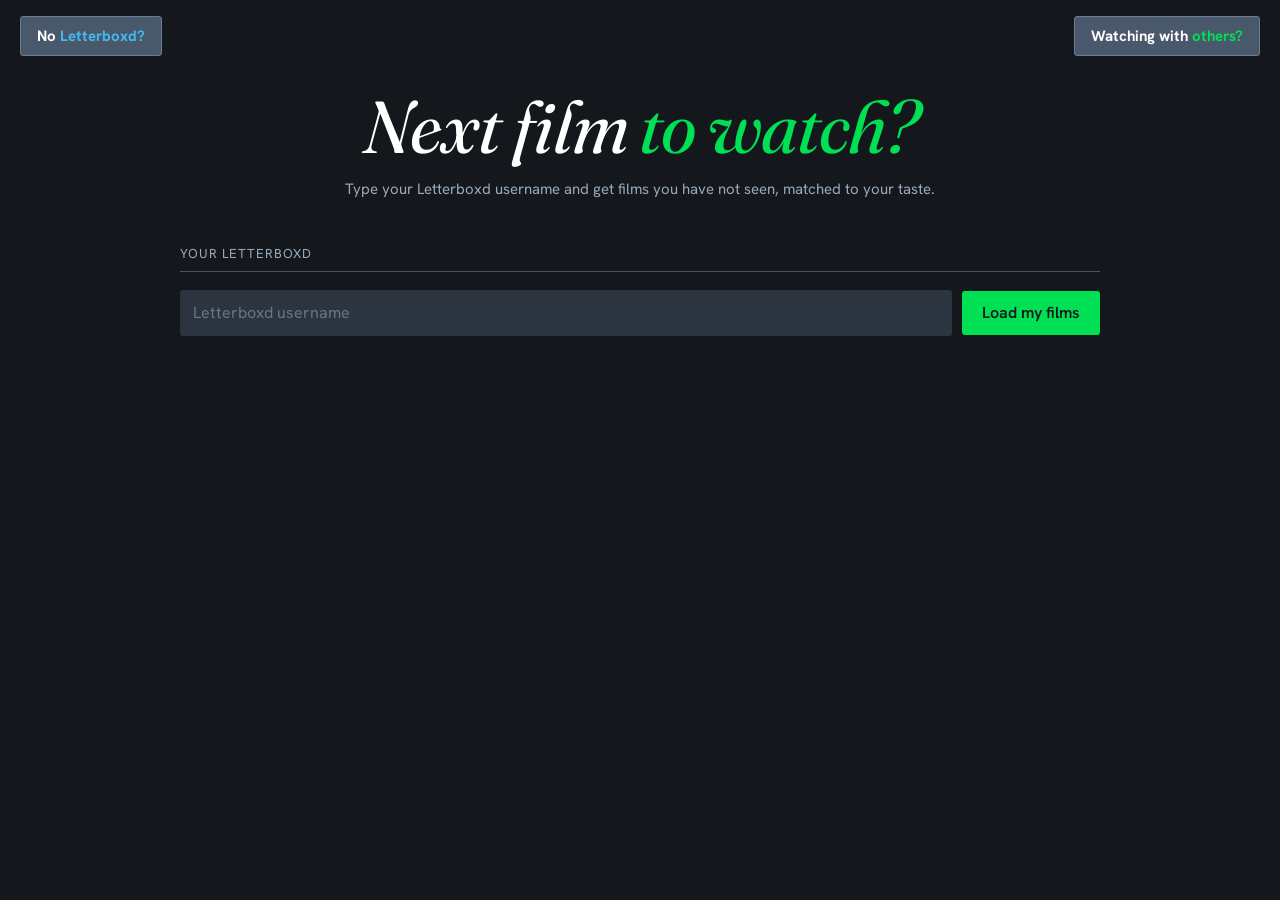
<file: index.html>
<!DOCTYPE html>
<html lang="en"><head>
<meta charset="utf-8">
<meta name="viewport" content="width=device-width,initial-scale=1">
<title>Next film to watch?</title>
<link rel="preconnect" href="https://fonts.googleapis.com">
<link rel="preconnect" href="https://fonts.gstatic.com" crossorigin="">
<link href="https://fonts.googleapis.com/css2?family=Fraunces:ital,opsz,wght@0,9..144,400;1,9..144,400;1,9..144,600&amp;family=Hanken+Grotesk:wght@400;500;600&amp;family=Newsreader:opsz,wght@6..72,400;6..72,600&amp;display=swap" rel="stylesheet">
<link rel="stylesheet" href="web.css?v=10">
</head>
<body>
<div class="wrap">
  <header>
    <a class="topbtn leftbtn" href="nolb.html">No <span class="bl">Letterboxd?</span></a><a class="topbtn" href="together.html">Watching with <span class="gr">others?</span></a>
    <h1>Next film <span>to watch?</span></h1>
    <p class="lede">Type your Letterboxd username and get films you have not seen, matched to your taste.</p>
  </header>

  <section class="panel">
    <h2>Your Letterboxd</h2>
    <div class="row">
      <input type="text" id="user" placeholder="Letterboxd username" autocomplete="off" spellcheck="false">
      <button id="load">Load my films</button>
    </div>
    <div class="status" id="loadStatus"></div>
    <p class="welcome" id="welcome" hidden=""></p>
    <div class="stats" id="stats"></div>
    
  </section>

  <section class="panel" id="favPanel" hidden="">
    <div class="row between"><h2>Favourite films</h2><span class="hint">Click one to find films you haven't seen that feel similar</span></div>
    <div class="favgrid" id="favs"></div>
    <div id="fsBox" hidden=""><div class="label" id="fsTitle"></div><ol class="recs" id="fsRecs"></ol></div>
  </section>

  <section class="panel" id="recentPanel" hidden="">
    <div class="row between"><h2>Last 20 watched</h2><span class="rh"><span class="hint">Scroll and click on one film to find similar ones</span><span class="sb"><button type="button" class="ghost scrollbtn" data-dir="-1" aria-label="Scroll left">‹</button><button type="button" class="ghost scrollbtn" data-dir="1" aria-label="Scroll right">›</button></span></span></div>
    <div class="recent" id="recent"></div>
    <div id="simBox" hidden=""><div class="label" id="simTitle"></div><ol class="recs" id="simRecs"></ol></div>
  </section>

  <section class="panel" id="askPanel" hidden=""><h2>What do you want to watch?</h2>
    <div class="persbar"><button type="button" class="persbtn" id="persToggle" aria-expanded="false">Personalise your recommendation list</button></div><div id="persBox" hidden=""><div class="incrow"><button type="button" class="incbtn" data-sec="secDesc">Include description</button><button type="button" class="incbtn" data-sec="secFilt">Include filters</button><button type="button" class="incbtn" data-sec="secLists">Include movies from Letterboxd lists</button></div><div class="incsec" id="secDesc" hidden=""><div class="sechead"><span class="sectitle">Description</span><button type="button" class="secx" data-sec="secDesc" aria-label="Remove">✕</button></div><textarea id="extra" rows="3" placeholder="Describe it in your own words, whatever is in your head"></textarea><p class="hint">I pick up keywords in your description, like horror, comedy, sci-fi, thriller, romance, war, 70s or 90s.</p></div><div class="incsec" id="secFilt" hidden=""><div class="sechead"><span class="sectitle">Filters</span><button type="button" class="secx" data-sec="secFilt" aria-label="Remove">✕</button></div><div class="row">
      <input type="text" id="similar" placeholder="Similar to this film… (type a title)" autocomplete="off">
      <select id="len" aria-label="Runtime">
        <option value="100">Up to 1h 40</option>
        <option value="120">Up to 2h</option>
        <option value="150">Up to 2h 30</option>
        <option value="0" selected="">Any length</option>
      </select>
    </div><div class="row">
      <input type="text" id="director" placeholder="By this director… (type a name)" autocomplete="off">
      <select id="decade" aria-label="Decade"><option value="0" selected="">Any decade</option><option value="-1">Before 1920</option><option value="1920">1920s</option><option value="1930">1930s</option><option value="1940">1940s</option><option value="1950">1950s</option><option value="1960">1960s</option><option value="1970">1970s</option><option value="1980">1980s</option><option value="1990">1990s</option><option value="2000">2000s</option><option value="2010">2010s</option><option value="2020">2020s</option></select>
    </div><div>
      <div class="label">Pick one or more</div>
      <div class="moods" id="moods"><div class="moodrow"><button type="button" class="mood" data-p="1001 Movies You Must See Before You Die">1001 Movies You Must See Before You Die</button><button type="button" class="mood" data-p="The Ultimate Film Studies">The Ultimate Film Studies</button><button type="button" class="mood" data-p="Beautiful cinematography">Beautiful cinematography</button><button type="button" class="mood" data-p="Award winning">Award winning</button></div><div class="moodrow"><button type="button" class="mood" data-p="Drama">Drama</button><button type="button" class="mood" data-p="Thriller">Thriller</button><button type="button" class="mood" data-p="Horror">Horror</button><button type="button" class="mood" data-p="Gory horror">Gory horror</button><button type="button" class="mood" data-p="Comedy">Comedy</button><button type="button" class="mood" data-p="Satire">Satire</button><button type="button" class="mood" data-p="Chick flicks">Chick flicks</button><button type="button" class="mood" data-p="Sci-fi">Sci-fi</button><button type="button" class="mood" data-p="Indie">Indie</button></div><div class="moodrow"><button type="button" class="mood" data-p="A24">A24</button><button type="button" class="mood" data-p="Independent film studio">Independent film studio</button><button type="button" class="mood" data-p="Documentary">Documentary</button><button type="button" class="mood" data-p="3.5★+">3.5★+</button><button type="button" class="mood" data-p="4★+">4★+</button><button type="button" class="mood" data-p="Letterboxd's Top 500 Films">Letterboxd's Top 500 Films</button><button type="button" class="mood" data-p="IMDb Top 250">IMDb Top 250</button></div></div>
    </div></div><div class="incsec" id="secLists" hidden=""><div class="sechead"><span class="sectitle">Letterboxd lists</span><button type="button" class="secx" data-sec="secLists" aria-label="Remove">✕</button></div><div>
      <div class="label">Show films included in these lists</div>
      <div class="moods" id="moods2"><div class="moodrow"><button type="button" class="mood listmood" data-p="Movies everyone should watch at least once during their lifetime" aria-pressed="false">Movies everyone should watch at least once during their lifetime</button><button type="button" class="mood listmood" data-p="Top 250 horror films" aria-pressed="false">Top 250 horror films</button><button type="button" class="mood listmood" data-p="Top 250 animated films" aria-pressed="false">Top 250 animated films</button></div><div class="moodrow"><button type="button" class="mood listmood" data-p="🏆 Oscars 2027" aria-pressed="false">🏆 Oscars 2027</button><button type="button" class="mood listmood" data-p="The Complete Criterion Collection" aria-pressed="false">The Complete Criterion Collection</button><button type="button" class="mood listmood" data-p="Solidarity Cinema Archive" aria-pressed="false">Solidarity Cinema Archive</button><button type="button" class="mood listmood" data-p="Letterboxd One Million Watched Club" aria-pressed="false">Letterboxd One Million Watched Club</button></div><div class="moodrow"><button type="button" class="mood listmood" data-p="You’re not the same person once the film has finished" aria-pressed="false">You’re not the same person once the film has finished</button><button type="button" class="mood listmood" data-p="Hopeless cinema" aria-pressed="false">Hopeless cinema</button><button type="button" class="mood listmood" data-p="For when you want to feel something" aria-pressed="false">For when you want to feel something</button><button type="button" class="mood listmood" data-p="Feeling lost" aria-pressed="false">Feeling lost</button></div><div class="moodrow"><button type="button" class="mood listmood" data-p="Comfort movies" aria-pressed="false">Comfort movies</button><button type="button" class="mood listmood" data-p="Teenage wasteland" aria-pressed="false">Teenage wasteland</button><button type="button" class="mood listmood" data-p="Cartoons are for children" aria-pressed="false">Cartoons are for children</button><button type="button" class="mood listmood" data-p="Stuff by women, about women" aria-pressed="false">Stuff by women, about women</button><button type="button" class="mood listmood" data-p="High Art Genre Movies" aria-pressed="false">High Art Genre Movies</button></div><div class="moodrow"><button type="button" class="mood listmood" data-p="Got 15 Minutes to Spare?" aria-pressed="false">Got 15 Minutes to Spare?</button><button type="button" class="mood listmood" data-p="Good Films, 90 Minutes or Less" aria-pressed="false">Good Films, 90 Minutes or Less</button><button type="button" class="mood listmood" data-p="Under 100 minutes" aria-pressed="false">Under 100 minutes</button><button type="button" class="mood listmood" data-p="Long, Weird List of Movies" aria-pressed="false">Long, Weird List of Movies</button></div></div>
    </div></div></div>
    
    
    
    
    
    
    <div class="row actions"><div class="pill"><button id="go" disabled="">Recommend films</button><span class="cap">Blue pill</span></div><span class="or">or</span><div class="pill"><button type="button" class="surprise" id="surprise">Surprise me</button><span class="cap">Red pill?</span></div><button type="button" class="mood" id="surpriseMood" data-p="Surprise me" hidden="">Surprise me</button></div>
    <div class="status" id="status"></div>
  </section>

  <section class="panel" id="out" hidden="">
    <div class="row between"><h2>Your shortlist</h2><span class="rfs"><button type="button" class="ghost rf" data-min="0" aria-pressed="true">Most similar</button><button type="button" class="ghost rf" data-min="3.5" aria-pressed="false">3.5★+</button><button type="button" class="ghost rf" data-min="4" aria-pressed="false">4★+</button></span><span><button class="ghost" id="more">Show 6 more</button> <button class="ghost" id="clear">Clear recommendations</button></span></div>
    <p class="hint" id="recNone" hidden="">No films here reach that rating. Try All.</p>
    <ol class="recs" id="recs"></ol>
  </section>
</div>
<script src="web.js?v=10"></script>


</body></html>
</file>
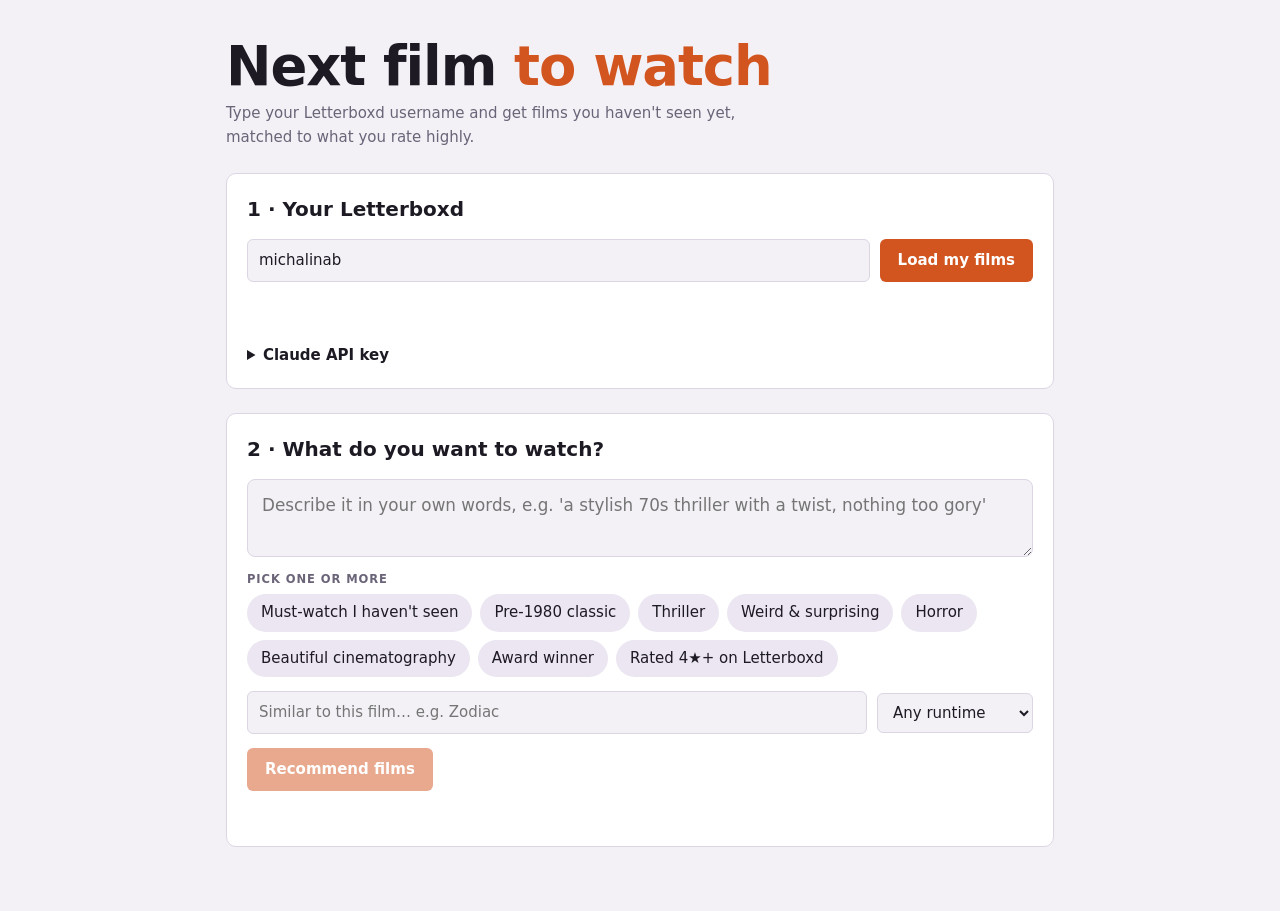
<file: app.html>
<!doctype html>
<html lang="en">
<head>
<meta charset="utf-8">
<meta name="viewport" content="width=device-width,initial-scale=1">
<title>Next film to watch</title>
<link rel="stylesheet" href="app.css">
</head>
<body>
<div class="wrap">
  <header>
    <h1>Next film <span>to watch</span></h1>
    <p class="lede">Type your Letterboxd username and get films you haven't seen yet, matched to what you rate highly.</p>
  </header>

  <section class="panel">
    <h2>1 · Your Letterboxd</h2>
    <div class="row">
      <input type="text" id="user" placeholder="Letterboxd username" value="michalinab" autocomplete="off" spellcheck="false">
      <button id="load">Load my films</button>
    </div>
    <div class="status" id="loadStatus"></div>
    <div class="stats" id="stats"></div>
    <div id="favsBox" hidden><div class="label">Your highest-rated films</div><div class="favs" id="favs"></div></div>
    <details id="keyBox">
      <summary>Claude API key <span id="keyState" class="hint"></span></summary>
      <div class="row" style="margin-top:10px">
        <input type="password" id="key" placeholder="sk-ant-…" autocomplete="off" spellcheck="false">
        <button id="saveKey" class="ghost">Save key</button>
      </div>
      <p class="hint">Create one at console.anthropic.com → API Keys. It is stored only in this browser and sent only to Anthropic.</p>
    </details>
  </section>

  <section class="panel" id="recentPanel" hidden>
    <div class="row between"><h2>Recently watched</h2><span class="hint">Click a film to find ones like it</span></div>
    <div class="recent" id="recent"></div>
    <div id="simBox" hidden><div class="label" id="simTitle"></div><ol class="recs" id="simRecs"></ol></div>
  </section>

  <section class="panel">
    <h2>2 · What do you want to watch?</h2>
    <textarea id="extra" rows="2" placeholder="Describe it in your own words, e.g. 'a stylish 70s thriller with a twist, nothing too gory'"></textarea>
    <div>
      <div class="label">Pick one or more</div>
      <div class="moods" id="moods">
        <button type="button" class="mood" data-p="a must-watch film widely considered essential that they haven't seen yet">Must-watch I haven't seen</button>
        <button type="button" class="mood" data-p="a classic released before 1980">Pre-1980 classic</button>
        <button type="button" class="mood" data-p="a thriller">Thriller</button>
        <button type="button" class="mood" data-p="something weird and surprising">Weird &amp; surprising</button>
        <button type="button" class="mood" data-p="a horror film">Horror</button>
        <button type="button" class="mood" data-p="a film celebrated for beautiful cinematography">Beautiful cinematography</button>
        <button type="button" class="mood" data-p="an award winner (Oscar, Palme d'Or, Golden Lion, Golden Bear or similar); name the award in the why">Award winner</button>
        <button type="button" class="mood" data-p="only films with a Letterboxd average rating above 4.0 out of 5">Rated 4★+ on Letterboxd</button>
      </div>
    </div>
    <div class="row">
      <input type="text" id="similar" placeholder="Similar to this film… e.g. Zodiac" autocomplete="off">
      <select id="len" aria-label="Runtime">
        <option value="any length">Any runtime</option>
        <option value="under 100 minutes">Under 100 min</option>
        <option value="under 2 hours">Under 2 hours</option>
      </select>
    </div>
    <div class="row"><button id="go" disabled>Recommend films</button></div>
    <div class="status" id="status"></div>
  </section>

  <section class="panel" id="out" hidden>
    <div class="row between"><h2>Your shortlist</h2><button class="ghost" id="more">Show 6 more</button></div>
    <ol class="recs" id="recs"></ol>
  </section>
</div>
<script src="app.js"></script>
</body>
</html>
</file>
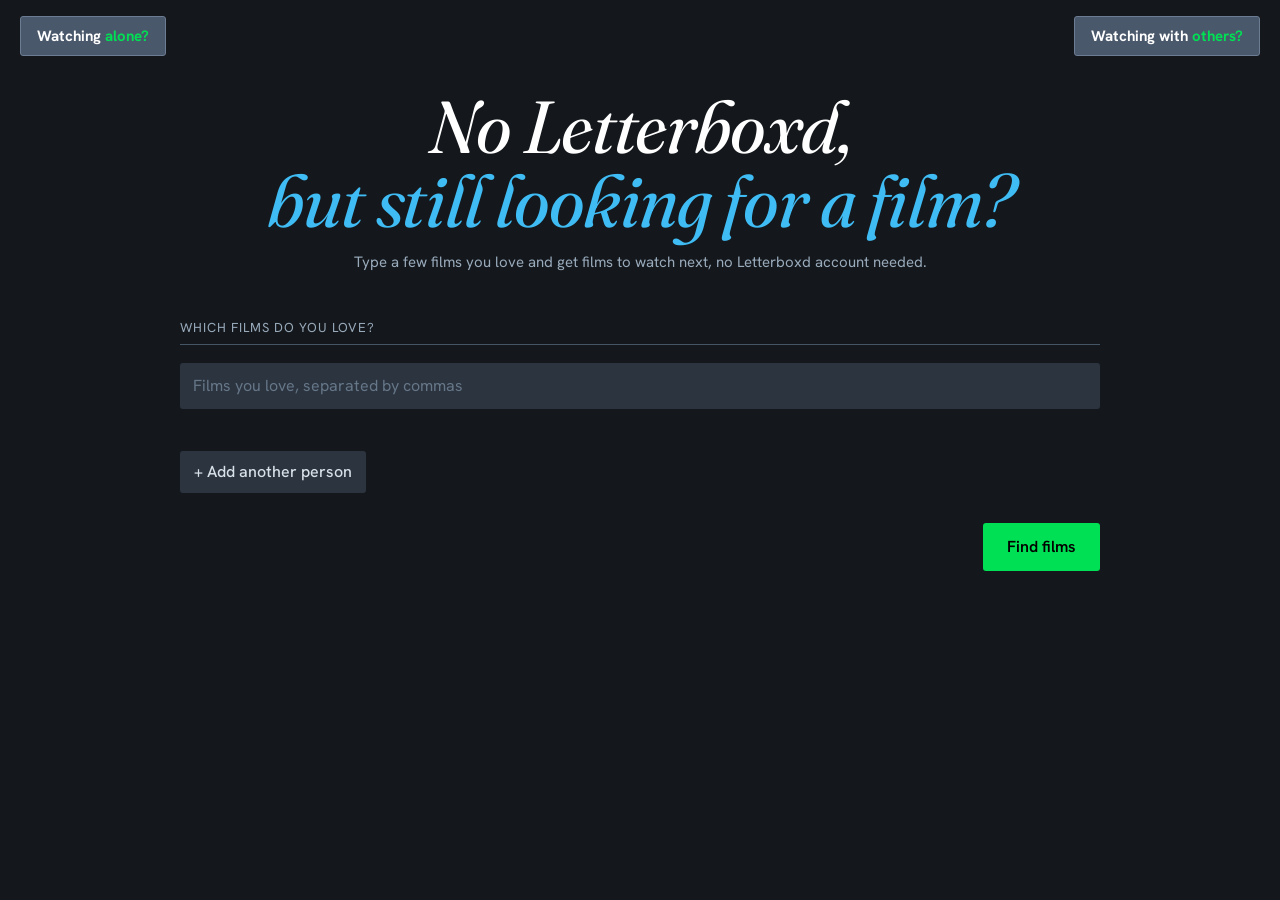
<file: nolb.html>
<!DOCTYPE html>
<html lang="en"><head>
<meta charset="utf-8">
<meta name="viewport" content="width=device-width,initial-scale=1">
<title>No Letterboxd, but still looking for a film?</title>
<link rel="preconnect" href="https://fonts.googleapis.com">
<link rel="preconnect" href="https://fonts.gstatic.com" crossorigin="">
<link href="https://fonts.googleapis.com/css2?family=Fraunces:ital,opsz,wght@0,9..144,400;1,9..144,400;1,9..144,600&amp;family=Hanken+Grotesk:wght@400;500;600&amp;family=Newsreader:opsz,wght@6..72,400;6..72,600&amp;display=swap" rel="stylesheet">
<link rel="stylesheet" href="web.css?v=10">
</head>
<body>
<div class="wrap">
  <header><a href="index.html" class="topbtn leftbtn">Watching <span class="rd">alone?</span></a><a href="together.html" class="topbtn">Watching with <span class="rd">others?</span></a>
    
    <h1>No Letterboxd,<br><span style="color: rgb(64, 188, 244);">but still looking for a film?</span></h1>
    <p class="lede">Type a few films you love and get films to watch next, no Letterboxd account needed.</p>
  </header>

  <section class="panel">
    <h2>Who is watching?</h2>
    <div id="people"></div>
    <div class="row actions2 split">
      <button type="button" class="ghost" id="addp">+ Add another person</button>
      <label class="chk" hidden=""><input type="checkbox" id="unseen" checked=""> Only films none of us has seen</label>
    </div>
    <div class="row actions2 right">
      <button type="button" class="greenbtn" id="find">Find films</button>
    </div>
    <div class="status" id="status"></div>
  </section>

  

  <div id="persWrap" hidden="" class="panel"><h2>What do you want to watch?</h2><button type="button" class="persbtn" id="pers" aria-expanded="false">Personalise your recommendation list</button><div class="perspanel" id="persPanel" hidden=""><div class="incrow"><button type="button" class="incbtn" data-sec="secDesc">Include description</button><button type="button" class="incbtn" data-sec="secFilt">Include filters</button><button type="button" class="incbtn" data-sec="secLists">Include movies from Letterboxd lists</button></div><div class="incsec" id="secDesc" hidden=""><div class="sechead"><span class="sectitle">Description</span><button type="button" class="secx" data-sec="secDesc" aria-label="Remove">✕</button></div><textarea id="extra" rows="3" placeholder="Describe it in your own words, whatever is in your head"></textarea><p class="hint">I pick up keywords in your description, like horror, comedy, sci-fi, thriller, romance, war, 70s or 90s.</p></div><div class="incsec" id="secFilt" hidden=""><div class="sechead"><span class="sectitle">Filters</span><button type="button" class="secx" data-sec="secFilt" aria-label="Remove">✕</button></div><div class="row">
      <input type="text" id="similar" placeholder="Similar to this film… (type a title)" autocomplete="off">
      <select id="len" aria-label="Runtime">
        <option value="100">Up to 1h 40</option>
        <option value="120">Up to 2h</option>
        <option value="150">Up to 2h 30</option>
        <option value="0" selected="">Any length</option>
      </select>
    </div><div class="row">
      <input type="text" id="director" placeholder="By this director… (type a name)" autocomplete="off">
      <select id="decade" aria-label="Decade"><option value="0" selected="">Any decade</option><option value="-1">Before 1920</option><option value="1920">1920s</option><option value="1930">1930s</option><option value="1940">1940s</option><option value="1950">1950s</option><option value="1960">1960s</option><option value="1970">1970s</option><option value="1980">1980s</option><option value="1990">1990s</option><option value="2000">2000s</option><option value="2010">2010s</option><option value="2020">2020s</option></select>
    </div><div>
      <div class="label">Pick one or more</div>
      <div class="moods" id="moods"><div class="moodrow"><button type="button" class="mood" data-p="1001 Movies You Must See Before You Die">1001 Movies You Must See Before You Die</button><button type="button" class="mood" data-p="The Ultimate Film Studies">The Ultimate Film Studies</button><button type="button" class="mood" data-p="Beautiful cinematography">Beautiful cinematography</button><button type="button" class="mood" data-p="Award winning">Award winning</button></div><div class="moodrow"><button type="button" class="mood" data-p="Drama">Drama</button><button type="button" class="mood" data-p="Thriller">Thriller</button><button type="button" class="mood" data-p="Horror">Horror</button><button type="button" class="mood" data-p="Gory horror">Gory horror</button><button type="button" class="mood" data-p="Comedy">Comedy</button><button type="button" class="mood" data-p="Satire">Satire</button><button type="button" class="mood" data-p="Chick flicks">Chick flicks</button><button type="button" class="mood" data-p="Sci-fi">Sci-fi</button><button type="button" class="mood" data-p="Indie">Indie</button></div><div class="moodrow"><button type="button" class="mood" data-p="A24">A24</button><button type="button" class="mood" data-p="Independent film studio">Independent film studio</button><button type="button" class="mood" data-p="Documentary">Documentary</button><button type="button" class="mood" data-p="3.5★+">3.5★+</button><button type="button" class="mood" data-p="4★+">4★+</button><button type="button" class="mood" data-p="Letterboxd's Top 500 Films">Letterboxd's Top 500 Films</button><button type="button" class="mood" data-p="IMDb Top 250">IMDb Top 250</button></div></div>
    </div></div><div class="incsec" id="secLists" hidden=""><div class="sechead"><span class="sectitle">Letterboxd lists</span><button type="button" class="secx" data-sec="secLists" aria-label="Remove">✕</button></div><div>
      <div class="label">Show films included in these lists</div>
      <div class="moods" id="moods2"><div class="moodrow"><button type="button" class="mood listmood" data-p="Movies everyone should watch at least once during their lifetime" aria-pressed="false">Movies everyone should watch at least once during their lifetime</button><button type="button" class="mood listmood" data-p="Top 250 horror films" aria-pressed="false">Top 250 horror films</button><button type="button" class="mood listmood" data-p="Top 250 animated films" aria-pressed="false">Top 250 animated films</button></div><div class="moodrow"><button type="button" class="mood listmood" data-p="🏆 Oscars 2027" aria-pressed="false">🏆 Oscars 2027</button><button type="button" class="mood listmood" data-p="The Complete Criterion Collection" aria-pressed="false">The Complete Criterion Collection</button><button type="button" class="mood listmood" data-p="Solidarity Cinema Archive" aria-pressed="false">Solidarity Cinema Archive</button><button type="button" class="mood listmood" data-p="Letterboxd One Million Watched Club" aria-pressed="false">Letterboxd One Million Watched Club</button></div><div class="moodrow"><button type="button" class="mood listmood" data-p="You’re not the same person once the film has finished" aria-pressed="false">You’re not the same person once the film has finished</button><button type="button" class="mood listmood" data-p="Hopeless cinema" aria-pressed="false">Hopeless cinema</button><button type="button" class="mood listmood" data-p="For when you want to feel something" aria-pressed="false">For when you want to feel something</button><button type="button" class="mood listmood" data-p="Feeling lost" aria-pressed="false">Feeling lost</button></div><div class="moodrow"><button type="button" class="mood listmood" data-p="Comfort movies" aria-pressed="false">Comfort movies</button><button type="button" class="mood listmood" data-p="Teenage wasteland" aria-pressed="false">Teenage wasteland</button><button type="button" class="mood listmood" data-p="Cartoons are for children" aria-pressed="false">Cartoons are for children</button><button type="button" class="mood listmood" data-p="Stuff by women, about women" aria-pressed="false">Stuff by women, about women</button><button type="button" class="mood listmood" data-p="High Art Genre Movies" aria-pressed="false">High Art Genre Movies</button></div><div class="moodrow"><button type="button" class="mood listmood" data-p="Got 15 Minutes to Spare?" aria-pressed="false">Got 15 Minutes to Spare?</button><button type="button" class="mood listmood" data-p="Good Films, 90 Minutes or Less" aria-pressed="false">Good Films, 90 Minutes or Less</button><button type="button" class="mood listmood" data-p="Under 100 minutes" aria-pressed="false">Under 100 minutes</button><button type="button" class="mood listmood" data-p="Long, Weird List of Movies" aria-pressed="false">Long, Weird List of Movies</button></div></div>
    </div></div><div class="row actions2 center"><button type="button" class="bluebtn" id="upd">Update list</button></div><div class="status" id="pstatus"></div></div></div>

  <section class="panel" id="out" hidden=""><div class="row between"><h2>Your shortlist</h2><span class="rfs"><button type="button" class="ghost rf" data-min="0" aria-pressed="true">Most similar</button><button type="button" class="ghost rf" data-min="3.5" aria-pressed="false">3.5★+</button><button type="button" class="ghost rf" data-min="4" aria-pressed="false">4★+</button></span><span><button class="ghost" id="more">Show 10 more</button> <button class="ghost" id="clear">Clear recommendations</button></span></div><p class="hint" id="recNone" hidden="">No films match that rating yet.</p><ol class="recs" id="recs"></ol></section>
</div>
<script src="nolb.js?v=10"></script>


</body></html>
</file>
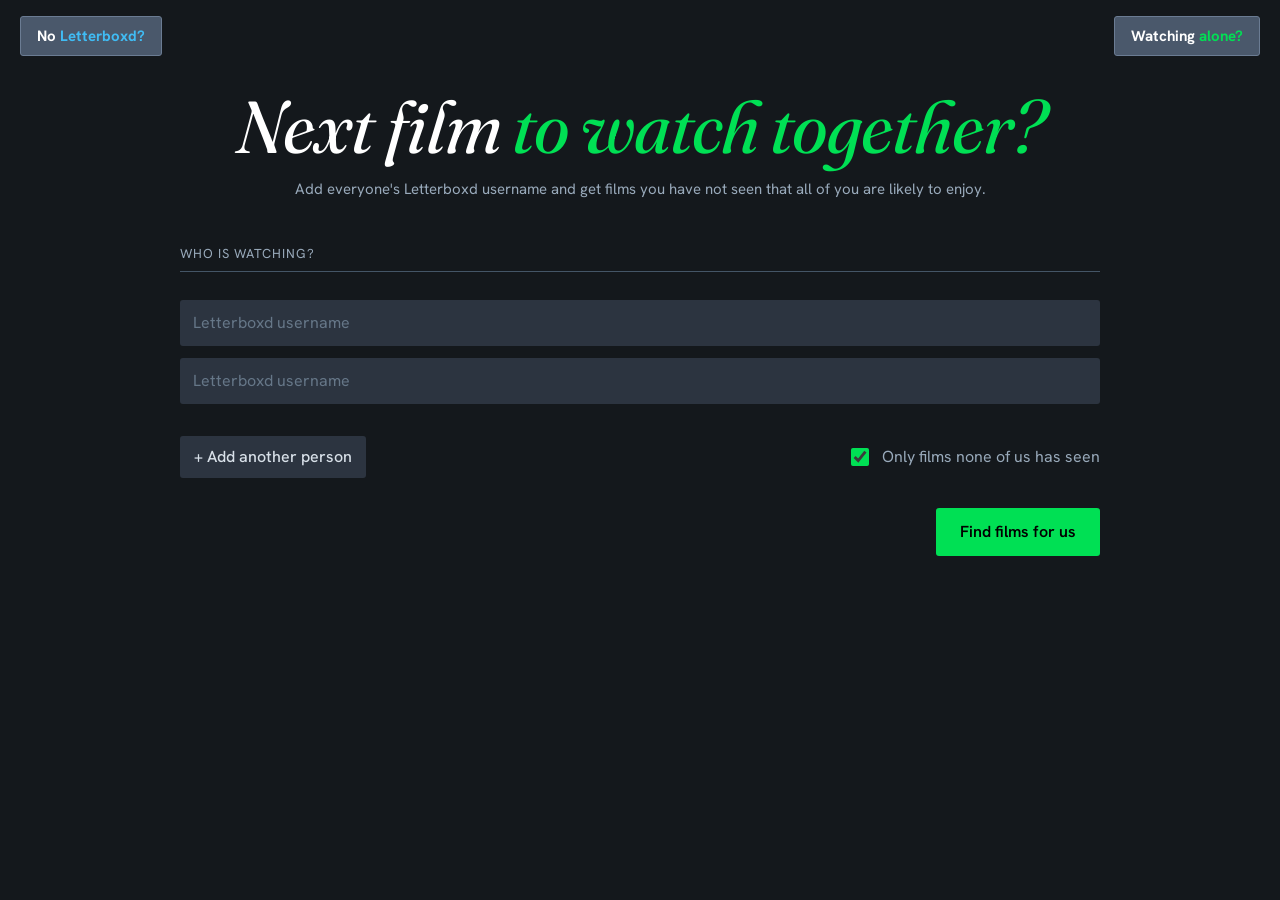
<file: together.html>
<!DOCTYPE html>
<html lang="en"><head>
<meta charset="utf-8">
<meta name="viewport" content="width=device-width,initial-scale=1">
<title>Next film to watch together?</title>
<link rel="preconnect" href="https://fonts.googleapis.com">
<link rel="preconnect" href="https://fonts.gstatic.com" crossorigin="">
<link href="https://fonts.googleapis.com/css2?family=Fraunces:ital,opsz,wght@0,9..144,400;1,9..144,400;1,9..144,600&amp;family=Hanken+Grotesk:wght@400;500;600&amp;family=Newsreader:opsz,wght@6..72,400;6..72,600&amp;display=swap" rel="stylesheet">
<link rel="stylesheet" href="web.css?v=10">
</head>
<body>
<div class="wrap">
  <header>
    <a class="topbtn leftbtn" href="nolb.html">No <span class="bl">Letterboxd?</span></a><a class="topbtn" href="index.html">Watching <span class="gr">alone?</span></a>
    <h1>Next film <span>to watch together?</span></h1>
    <p class="lede">Add everyone's Letterboxd username and get films you have not seen that all of you are likely to enjoy.</p>
  </header>

  <section class="panel">
    <h2>Who is watching?</h2>
    <div id="people"></div>
    <div class="row actions2 split">
      <button type="button" class="ghost" id="addp">+ Add another person</button>
      <label class="chk"><input type="checkbox" id="unseen" checked=""> Only films none of us has seen</label>
    </div>
    <div class="row actions2 right">
      <button type="button" class="greenbtn" id="find">Find films for us</button>
    </div>
    <div class="status" id="status"></div>
  </section>

  <section class="panel" id="statsPanel" hidden="">
    <p class="welcome" id="welcome"></p>
    <div class="stats" id="stats"></div>
  </section>

  <div id="persWrap" hidden="" class="panel"><h2>What do you want to watch?</h2><button type="button" class="persbtn" id="pers" aria-expanded="false">Personalise your recommendation list</button><div class="perspanel" id="persPanel" hidden=""><div class="incrow"><button type="button" class="incbtn" data-sec="secDesc">Include description</button><button type="button" class="incbtn" data-sec="secFilt">Include filters</button><button type="button" class="incbtn" data-sec="secLists">Include movies from Letterboxd lists</button></div><div class="incsec" id="secDesc" hidden=""><div class="sechead"><span class="sectitle">Description</span><button type="button" class="secx" data-sec="secDesc" aria-label="Remove">✕</button></div><textarea id="extra" rows="3" placeholder="Describe it in your own words, whatever is in your head"></textarea><p class="hint">I pick up keywords in your description, like horror, comedy, sci-fi, thriller, romance, war, 70s or 90s.</p></div><div class="incsec" id="secFilt" hidden=""><div class="sechead"><span class="sectitle">Filters</span><button type="button" class="secx" data-sec="secFilt" aria-label="Remove">✕</button></div><div class="row">
      <input type="text" id="similar" placeholder="Similar to this film… (type a title)" autocomplete="off">
      <select id="len" aria-label="Runtime">
        <option value="100">Up to 1h 40</option>
        <option value="120">Up to 2h</option>
        <option value="150">Up to 2h 30</option>
        <option value="0" selected="">Any length</option>
      </select>
    </div><div class="row">
      <input type="text" id="director" placeholder="By this director… (type a name)" autocomplete="off">
      <select id="decade" aria-label="Decade"><option value="0" selected="">Any decade</option><option value="-1">Before 1920</option><option value="1920">1920s</option><option value="1930">1930s</option><option value="1940">1940s</option><option value="1950">1950s</option><option value="1960">1960s</option><option value="1970">1970s</option><option value="1980">1980s</option><option value="1990">1990s</option><option value="2000">2000s</option><option value="2010">2010s</option><option value="2020">2020s</option></select>
    </div><div>
      <div class="label">Pick one or more</div>
      <div class="moods" id="moods"><div class="moodrow"><button type="button" class="mood" data-p="1001 Movies You Must See Before You Die">1001 Movies You Must See Before You Die</button><button type="button" class="mood" data-p="The Ultimate Film Studies">The Ultimate Film Studies</button><button type="button" class="mood" data-p="Beautiful cinematography">Beautiful cinematography</button><button type="button" class="mood" data-p="Award winning">Award winning</button></div><div class="moodrow"><button type="button" class="mood" data-p="Drama">Drama</button><button type="button" class="mood" data-p="Thriller">Thriller</button><button type="button" class="mood" data-p="Horror">Horror</button><button type="button" class="mood" data-p="Gory horror">Gory horror</button><button type="button" class="mood" data-p="Comedy">Comedy</button><button type="button" class="mood" data-p="Satire">Satire</button><button type="button" class="mood" data-p="Chick flicks">Chick flicks</button><button type="button" class="mood" data-p="Sci-fi">Sci-fi</button><button type="button" class="mood" data-p="Indie">Indie</button></div><div class="moodrow"><button type="button" class="mood" data-p="A24">A24</button><button type="button" class="mood" data-p="Independent film studio">Independent film studio</button><button type="button" class="mood" data-p="Documentary">Documentary</button><button type="button" class="mood" data-p="3.5★+">3.5★+</button><button type="button" class="mood" data-p="4★+">4★+</button><button type="button" class="mood" data-p="Letterboxd's Top 500 Films">Letterboxd's Top 500 Films</button><button type="button" class="mood" data-p="IMDb Top 250">IMDb Top 250</button></div></div>
    </div></div><div class="incsec" id="secLists" hidden=""><div class="sechead"><span class="sectitle">Letterboxd lists</span><button type="button" class="secx" data-sec="secLists" aria-label="Remove">✕</button></div><div>
      <div class="label">Show films included in these lists</div>
      <div class="moods" id="moods2"><div class="moodrow"><button type="button" class="mood listmood" data-p="Movies everyone should watch at least once during their lifetime" aria-pressed="false">Movies everyone should watch at least once during their lifetime</button><button type="button" class="mood listmood" data-p="Top 250 horror films" aria-pressed="false">Top 250 horror films</button><button type="button" class="mood listmood" data-p="Top 250 animated films" aria-pressed="false">Top 250 animated films</button></div><div class="moodrow"><button type="button" class="mood listmood" data-p="🏆 Oscars 2027" aria-pressed="false">🏆 Oscars 2027</button><button type="button" class="mood listmood" data-p="The Complete Criterion Collection" aria-pressed="false">The Complete Criterion Collection</button><button type="button" class="mood listmood" data-p="Solidarity Cinema Archive" aria-pressed="false">Solidarity Cinema Archive</button><button type="button" class="mood listmood" data-p="Letterboxd One Million Watched Club" aria-pressed="false">Letterboxd One Million Watched Club</button></div><div class="moodrow"><button type="button" class="mood listmood" data-p="You’re not the same person once the film has finished" aria-pressed="false">You’re not the same person once the film has finished</button><button type="button" class="mood listmood" data-p="Hopeless cinema" aria-pressed="false">Hopeless cinema</button><button type="button" class="mood listmood" data-p="For when you want to feel something" aria-pressed="false">For when you want to feel something</button><button type="button" class="mood listmood" data-p="Feeling lost" aria-pressed="false">Feeling lost</button></div><div class="moodrow"><button type="button" class="mood listmood" data-p="Comfort movies" aria-pressed="false">Comfort movies</button><button type="button" class="mood listmood" data-p="Teenage wasteland" aria-pressed="false">Teenage wasteland</button><button type="button" class="mood listmood" data-p="Cartoons are for children" aria-pressed="false">Cartoons are for children</button><button type="button" class="mood listmood" data-p="Stuff by women, about women" aria-pressed="false">Stuff by women, about women</button><button type="button" class="mood listmood" data-p="High Art Genre Movies" aria-pressed="false">High Art Genre Movies</button></div><div class="moodrow"><button type="button" class="mood listmood" data-p="Got 15 Minutes to Spare?" aria-pressed="false">Got 15 Minutes to Spare?</button><button type="button" class="mood listmood" data-p="Good Films, 90 Minutes or Less" aria-pressed="false">Good Films, 90 Minutes or Less</button><button type="button" class="mood listmood" data-p="Under 100 minutes" aria-pressed="false">Under 100 minutes</button><button type="button" class="mood listmood" data-p="Long, Weird List of Movies" aria-pressed="false">Long, Weird List of Movies</button></div></div>
    </div></div><div class="row actions2 center"><button type="button" class="bluebtn" id="upd">Update list</button></div><div class="status" id="pstatus"></div></div></div>

  <section class="panel" id="out" hidden=""><div class="row between"><h2>Your shortlist</h2><span class="rfs"><button type="button" class="ghost rf" data-min="0" aria-pressed="true">Most similar</button><button type="button" class="ghost rf" data-min="3.5" aria-pressed="false">3.5★+</button><button type="button" class="ghost rf" data-min="4" aria-pressed="false">4★+</button></span><span><button class="ghost" id="more">Show 10 more</button> <button class="ghost" id="clear">Clear recommendations</button></span></div><p class="hint" id="recNone" hidden="">No films match that rating yet.</p><ol class="recs" id="recs"></ol></section>
</div>
<script src="together.js?v=10"></script>


</body></html>
</file>
<file: web.css>
/* Letterboxd-inspired: #14181c background, Graphik/Tiempos look-alikes, poster-first layout */
:root{
  --bg:#14181c; --field:#2c3440; --line:#456; --fg:#99aabb; --strong:#d8e0e8;
  --green:#00e054; --orange:#ff8000; --blue:#40bcf4; --heart:#ff4d5a;
  --ui:"Hanken Grotesk","GraphikWeb",-apple-system,"Segoe UI",system-ui,sans-serif;
  --serif:"Newsreader","TiemposTextWeb",Georgia,serif;
  --art:"Fraunces","Playfair Display",Georgia,serif;
  color-scheme:dark;
}
*{box-sizing:border-box}
body{margin:0;background:var(--bg);color:var(--fg);font-family:var(--ui);font-size:16px;line-height:1.5}
.wrap{max-width:960px;margin:0 auto;padding:56px 20px 90px;display:grid;gap:44px}
h1{font-family:var(--art);font-style:italic;font-weight:400;font-size:clamp(2.8rem,8vw,4.6rem);line-height:1;margin:0;color:#fff;letter-spacing:-.015em}
h1 span{color:var(--green)}
h2{font-family:var(--ui);font-weight:400;font-size:13px;letter-spacing:.075em;text-transform:uppercase;color:var(--fg);margin:0}
.panel>h2,.panel>.row.between{padding-bottom:7px;border-bottom:1px solid var(--line)}
.row.between h2{padding:0;border:0}
.lede{color:var(--fg);max-width:56ch;margin:14px 0 0;font-size:1.05rem}
.panel{display:grid;gap:18px;min-width:0}
.panel[hidden]{display:none}
.label{font-size:12px;letter-spacing:.075em;text-transform:uppercase;color:var(--fg)}
.row{display:flex;flex-wrap:wrap;gap:10px;align-items:center}
.row.between{justify-content:space-between}
input,select,textarea{font:inherit;background:var(--field);color:var(--strong);border:1px solid transparent;border-radius:3px;padding:10px 12px;min-width:0}
::placeholder{color:#678;opacity:1}
input[type=text],input[type=password]{flex:1 1 240px}
textarea{font-family:var(--serif);font-size:1.2rem;line-height:1.4;padding:14px 16px;resize:vertical;width:100%}
button{font:inherit;font-weight:600;border:0;border-radius:3px;padding:10px 20px;background:var(--green);color:var(--bg);cursor:pointer}
button:disabled{opacity:.4;cursor:default}
button.ghost{background:var(--field);color:var(--strong);font-weight:500;padding:9px 14px}
:focus-visible{outline:2px solid var(--green);outline-offset:2px}
input:focus,select:focus,textarea:focus{border-color:var(--line)}
.status{color:var(--fg);font-size:.9rem;min-height:1.4em}
.status.err{color:var(--orange)}
.hint{font-size:12px;color:var(--fg)}
summary{cursor:pointer;color:var(--strong)}
details[open] summary{margin-bottom:4px}

/* stats */
.stats{display:flex;flex-wrap:wrap;gap:16px 44px}
.stat{display:grid;gap:4px}
.stat b{font-family:var(--serif);font-weight:600;font-size:2.2rem;line-height:1;color:var(--strong)}
.stat span{font-size:10px;letter-spacing:.075em;text-transform:uppercase;color:var(--fg)}

/* posters */
.favgrid{display:grid;grid-template-columns:repeat(4,1fr);gap:14px}
.recent{display:grid;grid-auto-flow:column;grid-auto-columns:calc((100% - 42px)/4);gap:14px;overflow-x:auto;scroll-snap-type:x mandatory;padding-bottom:10px;scrollbar-width:thin;scrollbar-color:var(--line) transparent}
.recent>*{scroll-snap-align:start}
.favcard,.rfilm{background:none;color:inherit;font-weight:400;text-align:left;padding:0;border-radius:0;display:grid;align-content:start;gap:9px;min-width:0}
.favcard img,.rfilm img{display:block;width:100%;aspect-ratio:2/3;object-fit:cover;border-radius:4px;background:var(--field);box-shadow:0 0 0 1px rgba(255,255,255,.12);transition:box-shadow .12s}
.favcard:hover img,.rfilm:hover img{box-shadow:0 0 0 2px var(--fg)}
.favcard[aria-pressed="true"] img,.rfilm[aria-pressed="true"] img{box-shadow:0 0 0 3px var(--green)}
.favcard>b,.rfilm>b{display:grid;place-items:center;aspect-ratio:2/3;padding:12px;text-align:center;background:var(--field);border-radius:4px;font-family:var(--serif);font-weight:600;color:var(--strong)}
.meta2{display:flex;align-items:center;gap:7px;font-size:12px;color:var(--fg);white-space:nowrap}
.meta2 i{font-style:normal;color:var(--green);font-size:14px;letter-spacing:.03em}
.meta2 em{font-style:normal;color:var(--heart);font-size:14px}
.meta2 span{margin-left:auto}
@media (max-width:600px){.favgrid{grid-template-columns:repeat(2,1fr)}.recent{grid-auto-columns:calc((100% - 14px)/2)}}

/* moods */
.moods{display:flex;flex-wrap:wrap;gap:8px;margin-top:8px}
.mood{background:var(--field);color:var(--fg);font-weight:400;padding:8px 14px;border-radius:3px}
.mood:hover{color:var(--strong)}
.mood[aria-pressed="true"]{background:var(--green);color:var(--bg);font-weight:600}

/* recommendations */
.recs{display:grid;list-style:none;margin:0;padding:0}
.rec{display:grid;grid-template-columns:2.6rem 1fr;gap:14px;padding:18px 0;border-top:1px solid var(--field)}
.rank{font-family:var(--art);font-style:italic;font-size:1.9rem;color:var(--green);line-height:1}
.rec h3{font-family:var(--serif);font-weight:600;font-size:1.4rem;margin:0;color:#fff}
.rec h3 small{font-family:var(--ui);font-size:.8rem;color:var(--fg);font-weight:400;margin-left:8px}
.meta{font-size:12px;letter-spacing:.04em;color:var(--fg)}
.why{margin:6px 0 0;max-width:65ch;color:var(--strong)}
.because{font-size:.85rem;margin:4px 0 0}
.rec a{color:var(--blue);font-size:.85rem}
.wl{font-size:10px;letter-spacing:.05em;text-transform:uppercase;background:var(--orange);color:var(--bg);border-radius:3px;padding:1px 6px;margin-left:8px;vertical-align:middle;font-family:var(--ui)}
.match{font-family:var(--ui);font-size:.78rem;color:var(--green);margin-left:8px;font-weight:400}

/* recommendation rows with posters */
.rec{display:flex;gap:16px;align-items:flex-start}
.rank{flex:none;width:2rem}
.rp{flex:none;width:92px;aspect-ratio:2/3;object-fit:cover;border-radius:4px;background:var(--field);box-shadow:0 0 0 1px rgba(255,255,255,.12)}
.rec>div:last-child{flex:1;min-width:0}

header,h1,.lede{text-align:center}
.lede{white-space:nowrap;overflow:hidden;text-overflow:ellipsis}
.stats{justify-content:center;text-align:center}
.stat{text-align:center}
.moods{display:flex;flex-direction:column;gap:8px}
.moodrow{display:flex;gap:8px}
.moodrow .mood{flex:1 1 auto;text-align:center}
select{appearance:none;-webkit-appearance:none;min-width:160px;padding-right:44px;background-image:url("data:image/svg+xml,%3Csvg xmlns='http://www.w3.org/2000/svg' width='12' height='8' viewBox='0 0 12 8'%3E%3Cpath d='M1 1l5 5 5-5' fill='none' stroke='%23d8e0e8' stroke-width='2'/%3E%3C/svg%3E");background-repeat:no-repeat;background-position:right 16px center;background-size:12px}
.rec[hidden]{display:none}
.rfs,.sb{display:inline-flex;gap:6px}
.rf[aria-pressed="true"]{background:#00e054;color:#14181c}
.scrollbtn{font-size:20px;line-height:1;padding:2px 12px}
@media(max-width:700px){.lede{white-space:normal}.moodrow{flex-wrap:wrap}}

.lede{max-width:none!important;width:100%;margin-left:auto;margin-right:auto;text-align:center!important;text-overflow:clip!important;font-size:15px}

.welcome{font-family:var(--serif,Georgia,serif);font-size:26px;font-weight:300;color:#9ab;text-align:center;margin:26px 0 34px}
.welcome u{color:#fff;text-decoration:none;border-bottom:1px solid #678;padding-bottom:2px}
select{background-color:#4a586b!important;border:1px solid #6b7c93!important;color:#fff!important}
select:hover{background-color:#566680!important}
.rfbar{display:flex;gap:6px;align-items:center;margin:4px 0 12px}
.rfbar .rfn{color:#9ab;font-size:13px;margin-left:8px}
.rfx[aria-pressed="true"]{background:#00e054;color:#14181c}
.rec .desc{color:#9ab;font-size:14px;margin:6px 0 4px;display:-webkit-box;-webkit-line-clamp:2;-webkit-box-orient:vertical;overflow:hidden}
.rec .fit{color:#d8e0e8;font-size:14px;margin:4px 0;display:-webkit-box;-webkit-line-clamp:2;-webkit-box-orient:vertical;overflow:hidden}
.rec .fit b{color:#00e054;font-weight:600}

.rec .desc{display:block!important;-webkit-line-clamp:unset!important;overflow:visible!important}
.rec .fit{display:block!important;-webkit-line-clamp:unset!important;overflow:visible!important}
.rec .why{margin:6px 0 0}
.rec .rated{color:#9ab;font-size:13px;margin:2px 0 0}
.rec .themes{color:#9ab;font-size:13px;margin:2px 0 6px;white-space:nowrap;overflow:hidden}
#fsBox,#simBox{position:relative}
.xbtn{position:absolute;top:0;right:0;width:34px;height:34px;border-radius:50%;border:1px solid #567;background:#2c3440;color:#d8e0e8;font-size:18px;line-height:1;cursor:pointer}
.xbtn:hover{background:#4a586b}
#decade{min-width:150px}

.xbtn{display:flex!important;align-items:center;justify-content:center;padding:0!important;top:4px!important;right:4px!important}
.xbtn svg{display:block}

.rec .why,.rec .themes{font-weight:700;color:#d8e0e8}

.rec{position:relative}
.rec h3{padding-right:76px}
.ratebadge{position:absolute;top:10px;right:12px;background:#2c3440;border:1px solid #456;color:#00e054;border-radius:6px;padding:3px 10px;font-weight:700;font-size:14px}

#director{flex:1 1 auto;min-width:0}
.row + .row{margin-top:10px}

.moods{display:flex;flex-direction:column;gap:12px}
.moodrow{display:flex;flex-wrap:wrap;gap:12px 8px}
.mood{font-size:14px;padding:10px 14px}
.moods + .row{margin-top:12px}
.row + .row{margin-top:12px}
.rh{display:inline-flex;align-items:center;gap:14px;margin-left:auto}

.mood{font-family:"Hanken Grotesk",GraphikWeb,-apple-system,"Segoe UI",sans-serif!important;font-size:16px!important;font-weight:400!important;letter-spacing:normal!important}
#extra{font-family:"Hanken Grotesk",GraphikWeb,-apple-system,"Segoe UI",sans-serif!important;font-size:16px!important}
#extra::placeholder{font-family:inherit}
.ratewrap{position:absolute;top:10px;right:12px;display:flex;align-items:center;gap:10px}
.ratewrap .ratebadge{position:static}
.crown{display:inline-flex;align-items:center;gap:5px;color:#9ab;font-size:14px;font-weight:600}
.crown svg{display:block}
.rec h3{padding-right:150px}
.moodrow:last-child .mood{flex:0 0 auto}

#surprise{background:#40bcf4!important;color:#14181c!important;font-weight:600!important}
#surprise:hover{background:#6ccdf8!important}

#extra + .hint{margin-top:-12px!important}

#surprise{background:#e5383b!important;color:#fff!important}
#surprise:hover:not(:disabled){background:#f0575a!important}

/* consolidated */
.mood[hidden]{display:none!important}
#len,#decade{width:190px!important;min-width:190px!important;flex:0 0 190px}
#extra{display:block}
#extra ~ .row{margin-top:12px}
#extra ~ div{margin-top:16px}
#extra ~ .row.actions{margin-top:20px}
#go,#surprise{padding:12px 24px!important;font-size:16px!important;font-weight:600!important;border-radius:3px;border:0;cursor:pointer;font-family:inherit}
#go{background:#40bcf4!important;color:#14181c!important}
#go:hover:not(:disabled){background:#6ccdf8!important}
#go:disabled,#surprise:disabled{opacity:.5;cursor:default}
#surprise{background:#e5383b!important;color:#fff!important}
#surprise:hover:not(:disabled){background:#f0575a!important}
#extra + .hint{margin-top:-12px!important}

#surprise{color:#000!important}

.moods .moodrow:last-child .mood{flex:1 1 auto!important}

.mood.listmood{background:#00e054!important;color:#14181c!important}
.mood.listmood:hover{background:#33e676!important}
.mood.listmood[aria-pressed="true"]{background:#008c35!important;color:#fff!important;box-shadow:inset 0 0 0 2px #fff}

.mood.listmood{background:#2c3440!important;color:#00e054!important;box-shadow:none!important}
.mood.listmood:hover{background:#38424f!important;color:#33e676!important}
.mood.listmood[aria-pressed="true"]{background:#00e054!important;color:#2c3440!important;box-shadow:none!important}

.mood.listmood{background:#4d5869!important;color:#00e054!important}
.mood.listmood:hover{background:#5a667a!important}
.mood.listmood[aria-pressed="true"]{background:#00e054!important;color:#4d5869!important}

.mood.listmood{background:#2c3440!important;color:#00e054!important;font-weight:700!important}
.mood.listmood:hover{background:#38424f!important;color:#33e676!important}
.mood.listmood[aria-pressed="true"]{background:#00e054!important;color:#2c3440!important;font-weight:700!important}

.mood.listmood{background:#4a586b!important;border:1px solid #6b7c93!important;color:#fff!important;font-weight:700!important}
.mood.listmood:hover{background:#566680!important;color:#fff!important}
.mood.listmood[aria-pressed="true"]{background:#00e054!important;border-color:#00e054!important;color:#14181c!important;font-weight:700!important}


.actions{align-items:flex-start!important;gap:14px!important}
.actions .pill{display:flex;flex-direction:column;align-items:center;gap:6px}
.actions .cap{font-style:italic;font-family:Georgia,"Times New Roman",serif;font-size:15px;color:#99aabb}
.actions .or{font-style:italic;font-family:Georgia,"Times New Roman",serif;font-size:15px;color:#99aabb;line-height:46px}
button#surprise:hover,button#surprise:hover:not(:disabled),button#surprise:focus{background:#e5383b!important;color:#000!important}

#askPanel[hidden]{display:none!important}

.row.actions{justify-content:center!important}

/* together page */
.topbtn{position:absolute;top:16px;right:20px;background:#4a586b;border:1px solid #6b7c93;color:#fff;font-weight:700;font-size:15px;padding:10px 16px;border-radius:3px;text-decoration:none;line-height:1.2}
.topbtn:hover{background:#566680}
@media (max-width:760px){.topbtn{position:static;display:inline-block;margin-bottom:14px}}
.prow{margin-top:10px}
.prow input{flex:1 1 auto}
.pdel{padding:10px 14px}
.actions2{margin-top:14px;gap:12px}
.chk{display:flex;align-items:center;gap:10px;color:var(--fg);margin-top:14px;cursor:pointer}
.chk input{padding:0;width:18px;height:18px;accent-color:#00e054;flex:none}
.bluebtn{background:#40bcf4!important;color:#14181c!important;padding:12px 24px!important;font-size:16px;font-weight:600}
.bluebtn:hover:not(:disabled){background:#6ccdf8!important}
.bluebtn:disabled{opacity:.5}
.status.bad{color:#e5383b}

/* together page 2 */
.actions2.split{justify-content:space-between;align-items:center}
.actions2.right{justify-content:flex-end}
.split .chk{margin-top:0}
.greenbtn{background:#00e054!important;color:#000!important;padding:12px 24px!important;font-size:16px;font-weight:600}
.greenbtn:hover:not(:disabled){background:#33e676!important}
.greenbtn:disabled{opacity:.5}
#persWrap{margin:22px 0 0;text-align:center}
.persbtn{background:#4a586b!important;border:1px solid #6b7c93!important;color:#fff!important;font-weight:700;padding:12px 24px!important;font-size:16px}
.persbtn:hover{background:#566680!important}
.perspanel{text-align:left;margin-top:16px}
.perspanel .row input{flex:1 1 auto}

/* personalise v2 */
.topbtn .gr{color:#00e054}
.persbar{display:flex;justify-content:center}
#persWrap{display:grid;gap:18px;justify-items:center}
#persWrap .perspanel{justify-self:stretch}
#persBox{display:grid;gap:18px}
#persBox[hidden],.incsec[hidden],.incbtn[hidden],#recs>li[hidden]{display:none!important}
.incrow{display:flex;flex-wrap:wrap;justify-content:center;gap:10px}
button.incbtn{background:#2c3440!important;color:#fff!important;border:1px solid #6b7c93!important;font-weight:700!important;padding:10px 16px!important;border-radius:4px;cursor:pointer}
button.incbtn:hover{background:#4a586b!important}
.incsec{display:grid;gap:18px;border:1px solid var(--line);border-radius:6px;padding:16px}
.sechead{display:flex;justify-content:space-between;align-items:center}
.sectitle{color:#00e054;font-weight:700;font-size:13px;letter-spacing:.08em;text-transform:uppercase}
button.secx{background:none!important;border:0!important;color:#9ab!important;font-size:18px;line-height:1;padding:0 6px!important;cursor:pointer}
button.secx:hover{color:#fff!important}
#askPanel>.row.actions{margin-top:4px}
.actions2.center{justify-content:center}

/* v3 */
#persWrap[hidden],#persPanel[hidden]{display:none!important}
#persWrap>h2{justify-self:stretch;width:100%}
#persBox,#persPanel{display:grid;gap:18px}
.incrow{display:contents!important}
button.incbtn{justify-self:center}
button.incbtn[data-sec="secDesc"],#secDesc{order:1}
button.incbtn[data-sec="secFilt"],#secFilt{order:2}
button.incbtn[data-sec="secLists"],#secLists{order:3}
#persPanel>.actions2.center{order:10}
#pstatus{order:11}
.incsec{padding:12px}
.incsec .mood{font-size:12.5px!important;padding:7px 10px!important}
#askPanel>.row.actions{margin-top:26px}
.rec .why,.rec .themes{color:#e6c229!important}
.rec .fit strong,.rec .fit b{color:#00e054!important}

/* v4 */
#persWrap{text-align:left;margin-bottom:30px}
#persWrap>h2{text-align:left}
#out>.row.between{align-items:flex-end}
.rec .why,.rec .themes{color:#fff!important}
.rec .lbl{color:#e6c229!important}
.incsec .mood{font-size:13.5px!important;padding:7px 9px!important}
.incsec input,.incsec select,.incsec textarea{font-size:15px!important}
.incsec .hint{font-size:13px!important}

/* v5 */
.topbtn.leftbtn{right:auto!important;left:20px}
.bl{color:#40bcf4}
.topbtn.on{border-color:#40bcf4!important}
header h1{margin-top:34px!important}
header p a{color:#40bcf4}
.nrow{display:flex;gap:10px;align-items:center;margin-bottom:10px}
.nrow .puser{flex:0 0 170px}
.nrow .pfavs{flex:1;min-width:0}
.nrow.solo .puser{display:none}
.nrow .pdel[hidden],#addp[hidden],.chk[hidden]{display:none!important}
#out>.row.between{gap:14px}
#out .rfs,#out>.row.between>span:last-child{display:inline-flex;gap:8px;align-items:center}
#out .rf,#out #more,#out #clear{font-size:14px!important;padding:0 14px!important;height:36px;display:inline-flex;align-items:center;justify-content:center;white-space:nowrap}
.rec .desc{margin-bottom:8px!important}
.rec .why{margin-top:10px!important}
.rec .themes{margin:4px 0 10px!important}
.rec .fit{margin:12px 0 14px!important}

/* v6 */
.rec .lbl{color:#e5383b!important}

/* v7 */
.topbtn .gr,.topbtn .rd{color:#e5383b!important}
.rec .lbl{color:#e5383b!important}

/* v8 */
.topbtn .gr,.topbtn .rd{color:#00e054!important}
.rec .because b{color:#00e054;font-weight:600}
.rec .fit{margin-bottom:2px!important}
.rec .because{margin-top:2px!important}
#out>.row.between{justify-content:flex-start!important;align-items:center!important;gap:0!important;padding-bottom:12px!important}
#out>.row.between>h2{margin:0}
#out .rfs{margin-left:28px}
#out>.row.between>span:last-child{margin-left:auto}
#out .rf,#out #more,#out #clear{font-size:15px!important;height:40px;padding:0 18px!important}
#out .rf{min-width:96px}

/* v9 */
#persWrap{margin-top:-18px!important}

/* v10 */
button.incbtn{width:380px;max-width:100%}
#moods2 .moodrow{display:flex;gap:8px;flex-wrap:nowrap}
#moods2 .mood{flex:1 1 auto!important;min-width:0;white-space:normal!important;line-height:1.2;font-size:12.5px!important;padding:8px 8px!important}
</file>
<file: app.css>
/* Layout: single column — connect Letterboxd, browse recent films, tune the request, read the shortlist */
:root{
  --bg:#f3f1f6; --surface:#ffffff; --fg:#1d1a24; --muted:#6b6478; --line:#dcd6e4;
  --accent:#d2551f; --accent-fg:#ffffff; --star:#1f8a5b; --chip:#ebe6f1;
  --display:"Avenir Next","Segoe UI Variable Display","Helvetica Neue",system-ui,sans-serif;
  --body:system-ui,-apple-system,"Segoe UI",sans-serif;
  --mono:ui-monospace,"SF Mono",Menlo,Consolas,monospace;
  color-scheme:light;
}
@media (prefers-color-scheme:dark){:root{
  --bg:#17141d; --surface:#211d29; --fg:#efeaf5; --muted:#a49cb2; --line:#352f40;
  --accent:#f07a3f; --accent-fg:#1a1208; --star:#4cc38a; --chip:#2c2636; color-scheme:dark}}
*{box-sizing:border-box}
body{margin:0;background:var(--bg);color:var(--fg);font-family:var(--body);font-size:15px;line-height:1.55}
.wrap{max-width:860px;margin:0 auto;padding:40px 16px 64px;display:grid;gap:24px}
h1{font-family:var(--display);font-weight:800;font-size:clamp(2.2rem,6vw,3.4rem);line-height:1;margin:0;letter-spacing:-.02em}
h1 span{color:var(--accent)}
h2{font-family:var(--display);font-weight:600;font-size:1.25rem;margin:0}
.lede{color:var(--muted);max-width:60ch;margin:8px 0 0}
.panel{background:var(--surface);border:1px solid var(--line);border-radius:10px;padding:20px;display:grid;gap:14px;min-width:0}
.panel[hidden]{display:none}
.label{font-size:.72rem;text-transform:uppercase;letter-spacing:.08em;color:var(--muted);font-weight:600}
.row{display:flex;flex-wrap:wrap;gap:10px;align-items:center}
.row.between{justify-content:space-between}
input,select,textarea{font:inherit;background:var(--bg);color:var(--fg);border:1px solid var(--line);border-radius:6px;padding:9px 11px;min-width:0}
input[type=text],input[type=password]{flex:1 1 240px}
textarea{font-size:1.05rem;border-radius:8px;padding:12px 14px;resize:vertical;width:100%}
button{font:inherit;font-weight:600;border:0;border-radius:6px;padding:10px 18px;background:var(--accent);color:var(--accent-fg);cursor:pointer}
button:disabled{opacity:.5;cursor:default}
button.ghost{background:transparent;color:var(--fg);border:1px solid var(--line);padding:8px 14px;font-weight:500}
:focus-visible{outline:2px solid var(--accent);outline-offset:2px}
.status{color:var(--muted);font-size:.9rem;min-height:1.4em}
.status.err{color:var(--accent)}
.hint{font-size:.85rem;color:var(--muted)}
summary{cursor:pointer;font-weight:600}
.stats{display:flex;flex-wrap:wrap;gap:8px}
.chip{background:var(--chip);border-radius:999px;padding:3px 10px;font-size:.82rem}
.chip b{font-family:var(--mono);font-weight:400}
.favs{display:flex;flex-wrap:wrap;gap:6px;margin-top:6px}
.fav{font-size:.82rem;border:1px solid var(--line);border-radius:6px;padding:2px 8px}
.fav i{font-style:normal;color:var(--star)}
.moods{display:flex;flex-wrap:wrap;gap:8px;margin-top:6px}
.mood{background:var(--chip);color:var(--fg);font-weight:400;padding:7px 14px;border-radius:999px}
.mood[aria-pressed="true"]{background:var(--accent);color:var(--accent-fg);font-weight:600}
.recent{display:grid;grid-template-columns:repeat(auto-fill,minmax(150px,1fr));gap:8px}
.rfilm{display:grid;gap:2px;text-align:left;background:var(--bg);color:var(--fg);border:1px solid var(--line);font-weight:400;padding:10px 12px}
.rfilm b{font-weight:600}
.rfilm[aria-pressed="true"]{border-color:var(--accent);box-shadow:inset 0 0 0 1px var(--accent)}
.rfilm span{font-family:var(--mono);font-size:.75rem;color:var(--muted)}
.rfilm i{font-style:normal;color:var(--star);font-size:.8rem}
.recs{display:grid;gap:0;list-style:none;margin:0;padding:0}
.rec{display:grid;grid-template-columns:2.4rem 1fr;gap:12px;padding:16px 0;border-top:1px solid var(--line)}
.rank{font-family:var(--display);font-weight:800;font-size:1.6rem;color:var(--accent);line-height:1}
.rec h3{font-family:var(--display);font-weight:600;font-size:1.15rem;margin:0}
.rec h3 small{font-family:var(--mono);font-size:.8rem;color:var(--muted);font-weight:400;margin-left:6px}
.meta{font-size:.8rem;color:var(--muted);font-family:var(--mono)}
.why{margin:6px 0 0;max-width:65ch}
.because{font-size:.85rem;color:var(--muted);margin:4px 0 0}
.rec a{color:var(--accent);font-size:.85rem}
.wl{font-size:.72rem;background:var(--star);color:var(--surface);border-radius:4px;padding:1px 6px;margin-left:8px;vertical-align:middle}
.match{font-family:var(--mono);font-size:.78rem;color:var(--star);margin-left:8px;font-weight:400}
</file>
